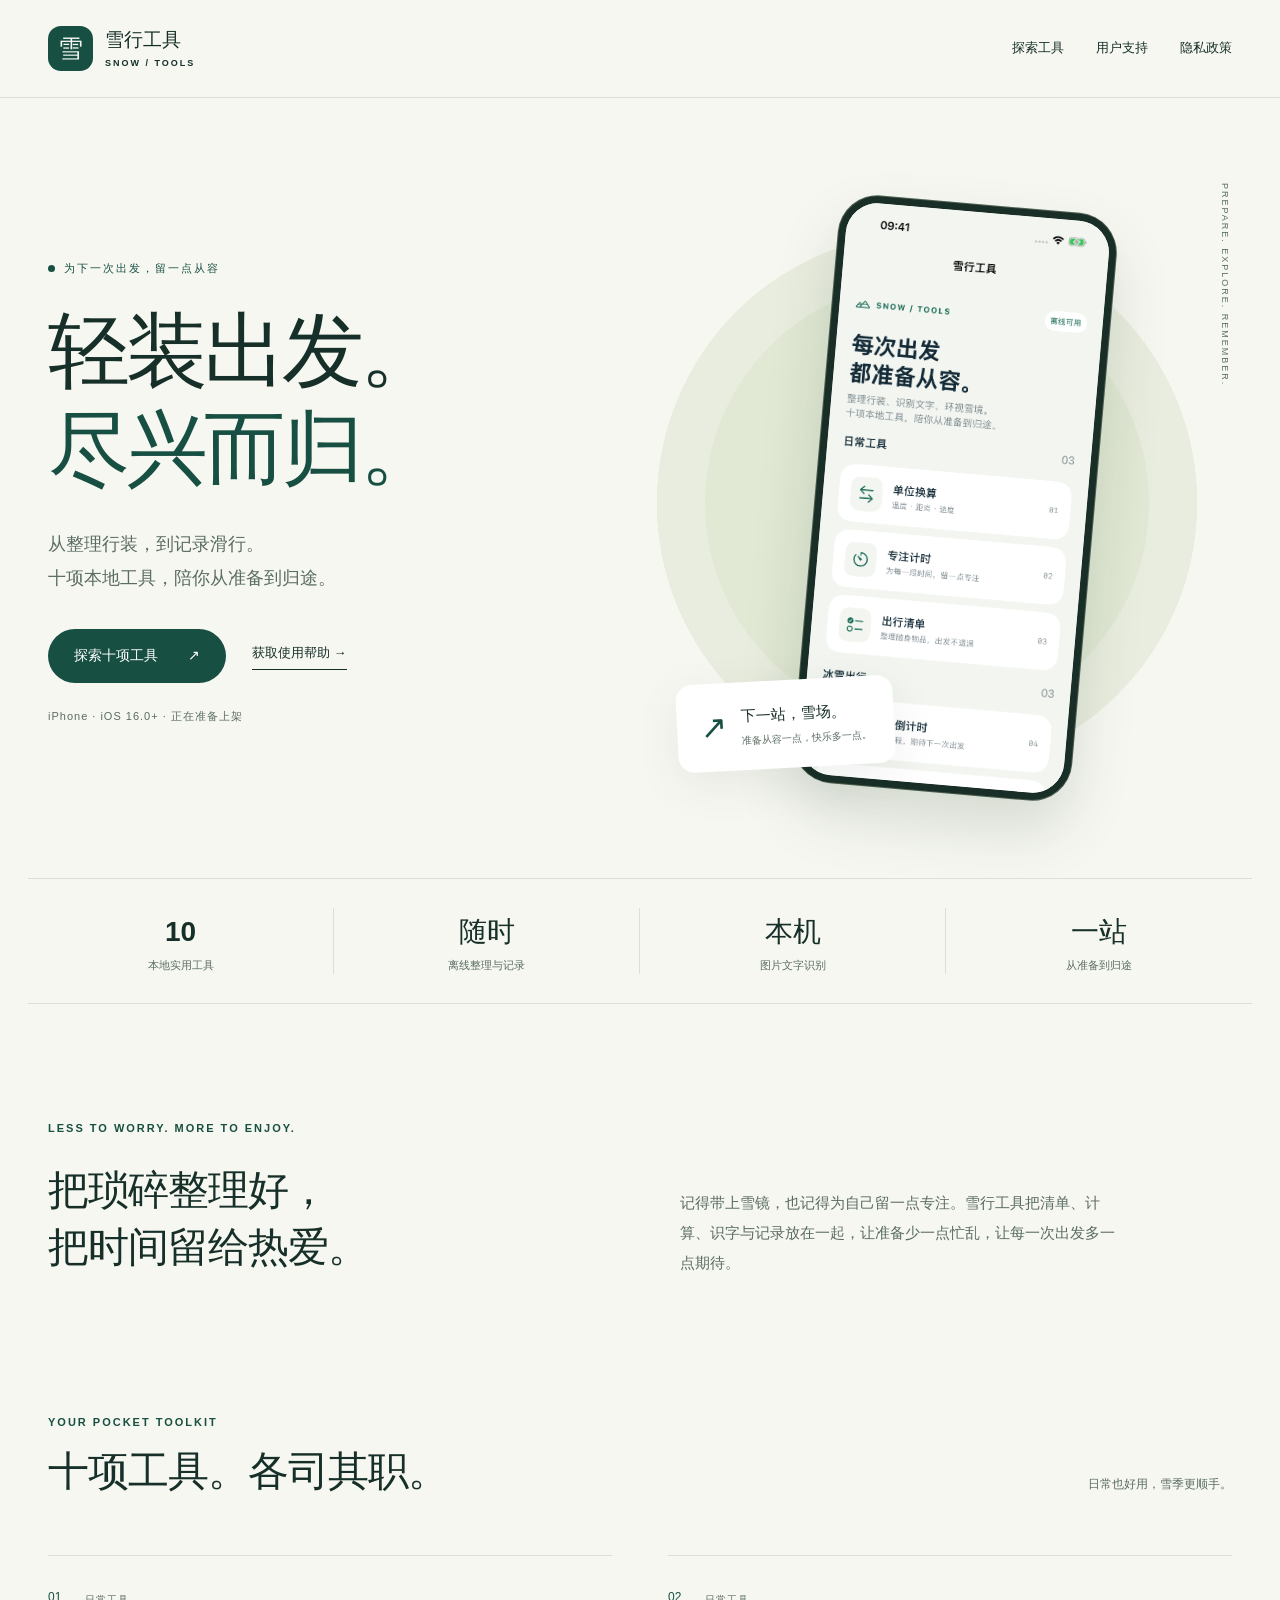
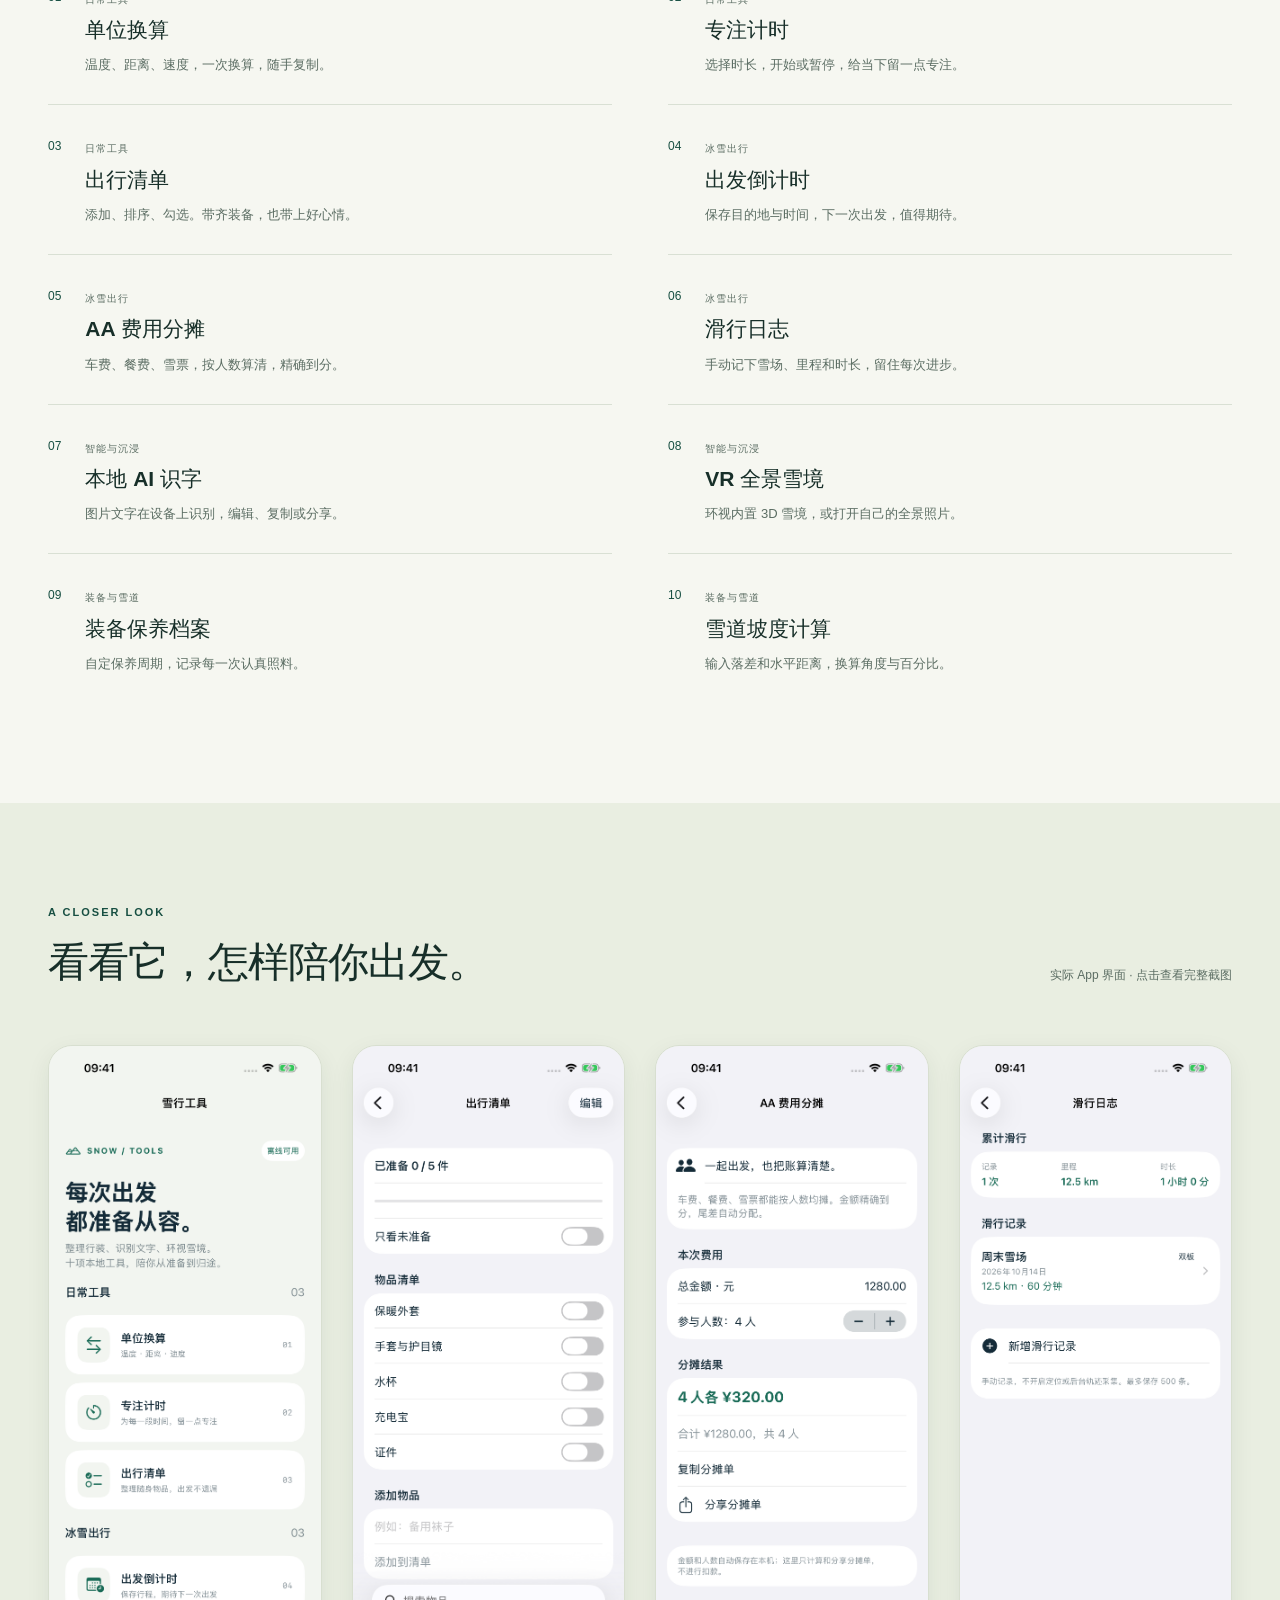
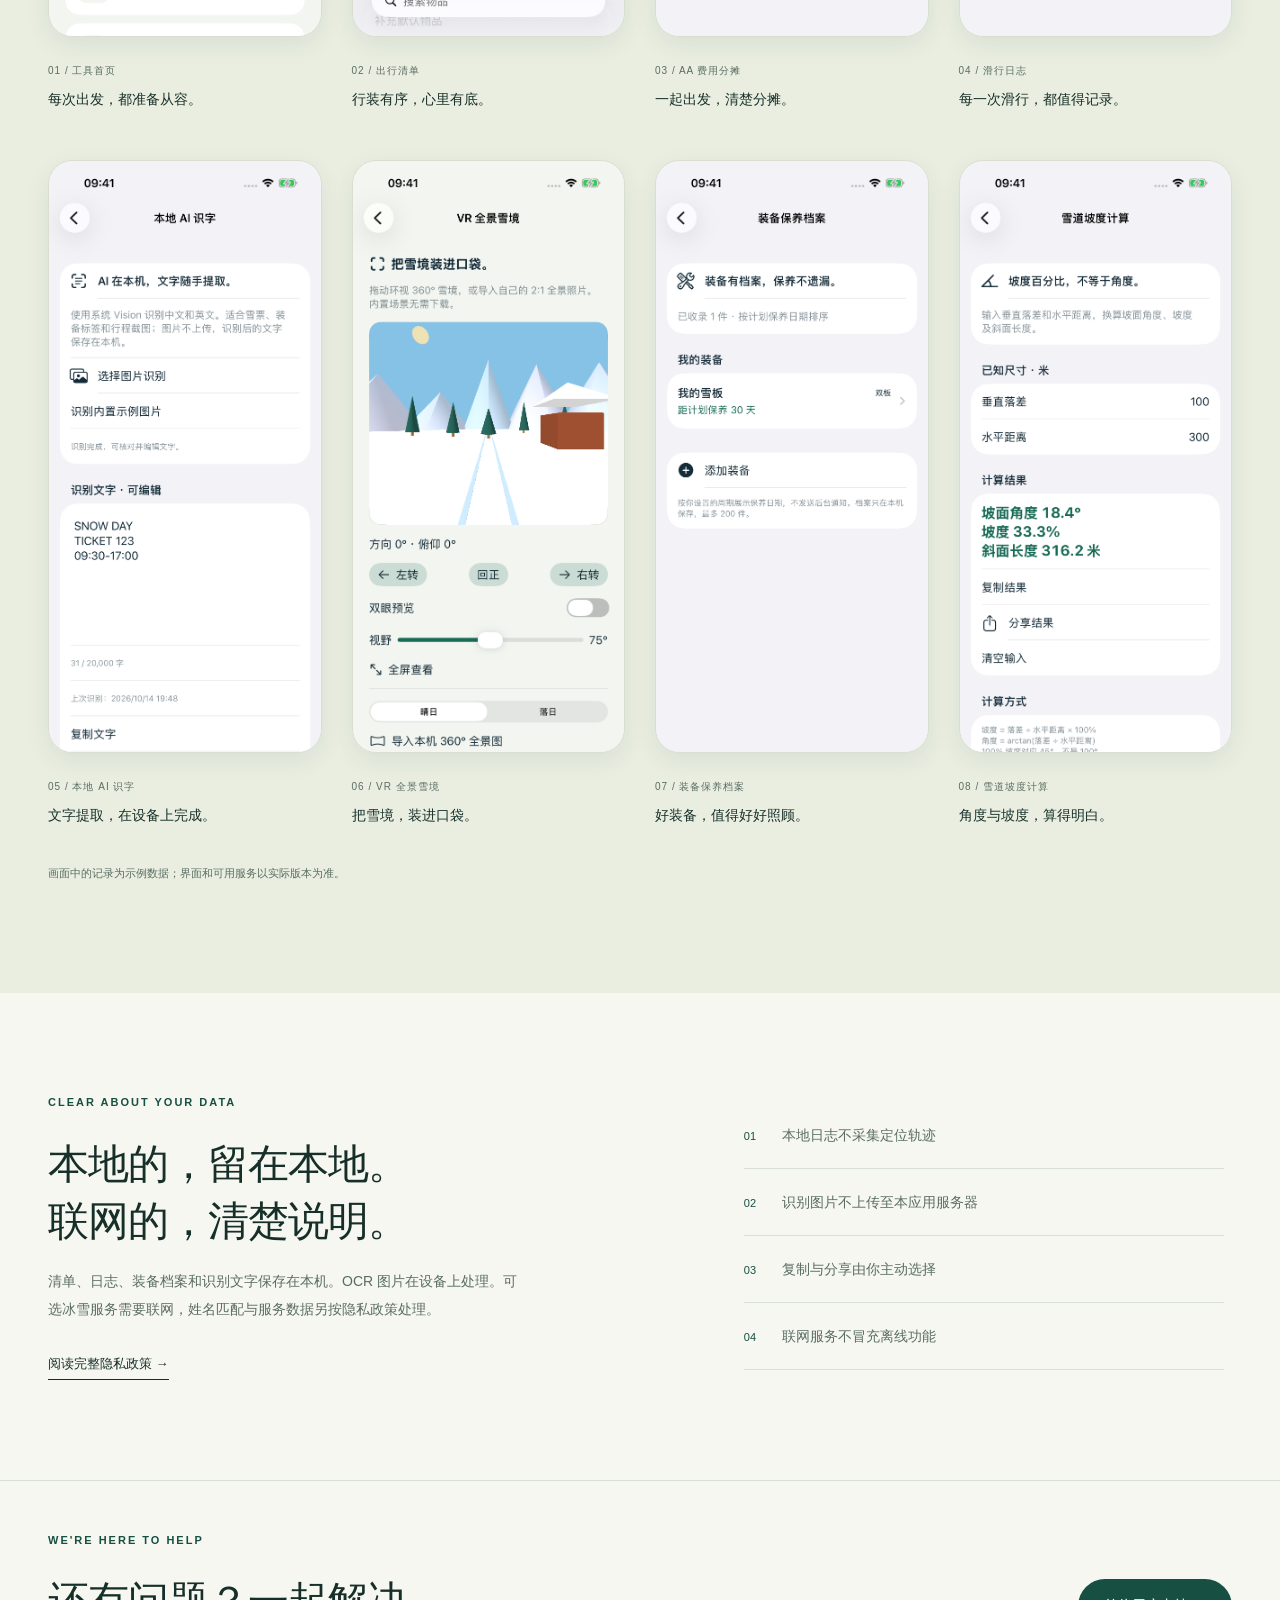
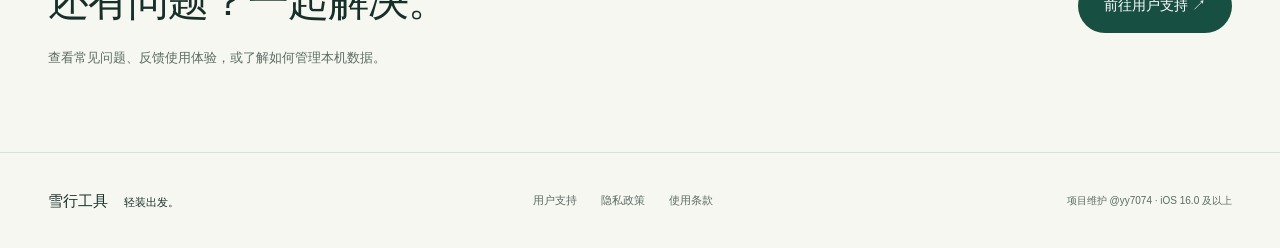
<file: index.html>
<!doctype html>
<html lang="zh-Hans"><head><meta charset="utf-8"><meta name="viewport" content="width=device-width, initial-scale=1"><meta name="color-scheme" content="light"><meta name="description" content="十项本地工具，覆盖出行清单、AA 分摊、滑行日志、装备保养、本地图片识字与全景雪境。雪行工具官方产品与支持页面。"><meta name="theme-color" content="#174f42"><title>雪行工具｜轻装出发，尽兴而归</title><link rel="canonical" href="https://yy7074.github.io/xuexing-tools-site/"><link rel="icon" type="image/svg+xml" href="./assets/favicon.svg"><link rel="stylesheet" href="./assets/style.css"><meta property="og:title" content="雪行工具｜轻装出发，尽兴而归"><meta property="og:description" content="十项本地工具，覆盖出行清单、AA 分摊、滑行日志、装备保养、本地图片识字与全景雪境。雪行工具官方产品与支持页面。"><meta property="og:type" content="website"><meta property="og:locale" content="zh_CN"></head><body><a class="skip" href="#main">跳到主要内容</a><header class="header"><a class="brand" href="./"><span class="brand-mark" aria-hidden="true">雪</span><span>雪行工具<small>SNOW / TOOLS</small></span></a><nav aria-label="主导航"><a href="./#tools">探索工具</a><a href="./support/">用户支持</a><a href="./privacy/">隐私政策</a></nav></header><main id="main"><section class="hero"><div class="hero-copy"><p class="eyebrow"><span></span> 为下一次出发，留一点从容</p><h1>轻装出发。<br><em>尽兴而归。</em></h1><p class="hero-text">从整理行装，到记录滑行。<br>十项本地工具，陪你从准备到归途。</p><div class="hero-actions"><a class="button" href="#tools">探索十项工具 <span aria-hidden="true">↗</span></a><a class="text-link" href="support/">获取使用帮助 →</a></div><p class="availability">iPhone · iOS 16.0+ · 正在准备上架</p></div><div class="hero-visual"><div class="orb"></div><span class="visual-label">PREPARE. EXPLORE. REMEMBER.</span><div class="phone"><img src="assets/screenshots/01-home.png" alt="雪行工具首页，展示单位换算、专注计时和出行清单" width="1206" height="2622" fetchpriority="high"></div><div class="float-note"><span aria-hidden="true">↗</span><div>下一站，雪场。<small>准备从容一点，快乐多一点。</small></div></div></div></section>
<section class="promise-strip" aria-label="产品特点"><p><strong>10</strong><span>本地实用工具</span></p><p><strong>随时</strong><span>离线整理与记录</span></p><p><strong>本机</strong><span>图片文字识别</span></p><p><strong>一站</strong><span>从准备到归途</span></p></section>
<section class="intro section"><p class="eyebrow">LESS TO WORRY. MORE TO ENJOY.</p><h2>把琐碎整理好，<br>把时间留给热爱。</h2><p>记得带上雪镜，也记得为自己留一点专注。雪行工具把清单、计算、识字与记录放在一起，让准备少一点忙乱，让每一次出发多一点期待。</p></section>
<section id="tools" class="section tools-section"><div class="section-heading"><div><p class="eyebrow">YOUR POCKET TOOLKIT</p><h2>十项工具。各司其职。</h2></div><p>日常也好用，雪季更顺手。</p></div><div class="tools-grid"><article class="tool"><span class="tool-number">01</span><div><small>日常工具</small><h3>单位换算</h3><p>温度、距离、速度，一次换算，随手复制。</p></div></article><article class="tool"><span class="tool-number">02</span><div><small>日常工具</small><h3>专注计时</h3><p>选择时长，开始或暂停，给当下留一点专注。</p></div></article><article class="tool"><span class="tool-number">03</span><div><small>日常工具</small><h3>出行清单</h3><p>添加、排序、勾选。带齐装备，也带上好心情。</p></div></article><article class="tool"><span class="tool-number">04</span><div><small>冰雪出行</small><h3>出发倒计时</h3><p>保存目的地与时间，下一次出发，值得期待。</p></div></article><article class="tool"><span class="tool-number">05</span><div><small>冰雪出行</small><h3>AA 费用分摊</h3><p>车费、餐费、雪票，按人数算清，精确到分。</p></div></article><article class="tool"><span class="tool-number">06</span><div><small>冰雪出行</small><h3>滑行日志</h3><p>手动记下雪场、里程和时长，留住每次进步。</p></div></article><article class="tool"><span class="tool-number">07</span><div><small>智能与沉浸</small><h3>本地 AI 识字</h3><p>图片文字在设备上识别，编辑、复制或分享。</p></div></article><article class="tool"><span class="tool-number">08</span><div><small>智能与沉浸</small><h3>VR 全景雪境</h3><p>环视内置 3D 雪境，或打开自己的全景照片。</p></div></article><article class="tool"><span class="tool-number">09</span><div><small>装备与雪道</small><h3>装备保养档案</h3><p>自定保养周期，记录每一次认真照料。</p></div></article><article class="tool"><span class="tool-number">10</span><div><small>装备与雪道</small><h3>雪道坡度计算</h3><p>输入落差和水平距离，换算角度与百分比。</p></div></article></div></section>
<section id="screenshots" class="section gallery-section"><div class="section-heading"><div><p class="eyebrow">A CLOSER LOOK</p><h2>看看它，怎样陪你出发。</h2></div><p>实际 App 界面 · 点击查看完整截图</p></div><div class="gallery"><figure><a href="assets/screenshots/01-home.png" aria-label="查看工具首页完整截图"><img src="assets/screenshots/01-home.png" alt="雪行工具实际界面：工具首页" width="1206" height="2622" loading="lazy"></a><figcaption><small>01 / 工具首页</small><h3>每次出发，都准备从容。</h3></figcaption></figure><figure><a href="assets/screenshots/02-packing.png" aria-label="查看出行清单完整截图"><img src="assets/screenshots/02-packing.png" alt="雪行工具实际界面：出行清单" width="1206" height="2622" loading="lazy"></a><figcaption><small>02 / 出行清单</small><h3>行装有序，心里有底。</h3></figcaption></figure><figure><a href="assets/screenshots/03-split.png" aria-label="查看AA 费用分摊完整截图"><img src="assets/screenshots/03-split.png" alt="雪行工具实际界面：AA 费用分摊" width="1206" height="2622" loading="lazy"></a><figcaption><small>03 / AA 费用分摊</small><h3>一起出发，清楚分摊。</h3></figcaption></figure><figure><a href="assets/screenshots/04-ski-log.png" aria-label="查看滑行日志完整截图"><img src="assets/screenshots/04-ski-log.png" alt="雪行工具实际界面：滑行日志" width="1206" height="2622" loading="lazy"></a><figcaption><small>04 / 滑行日志</small><h3>每一次滑行，都值得记录。</h3></figcaption></figure><figure><a href="assets/screenshots/05-local-ocr.png" aria-label="查看本地 AI 识字完整截图"><img src="assets/screenshots/05-local-ocr.png" alt="雪行工具实际界面：本地 AI 识字" width="1206" height="2622" loading="lazy"></a><figcaption><small>05 / 本地 AI 识字</small><h3>文字提取，在设备上完成。</h3></figcaption></figure><figure><a href="assets/screenshots/06-panorama.png" aria-label="查看VR 全景雪境完整截图"><img src="assets/screenshots/06-panorama.png" alt="雪行工具实际界面：VR 全景雪境" width="1206" height="2622" loading="lazy"></a><figcaption><small>06 / VR 全景雪境</small><h3>把雪境，装进口袋。</h3></figcaption></figure><figure><a href="assets/screenshots/07-gear.png" aria-label="查看装备保养档案完整截图"><img src="assets/screenshots/07-gear.png" alt="雪行工具实际界面：装备保养档案" width="1206" height="2622" loading="lazy"></a><figcaption><small>07 / 装备保养档案</small><h3>好装备，值得好好照顾。</h3></figcaption></figure><figure><a href="assets/screenshots/08-slope.png" aria-label="查看雪道坡度计算完整截图"><img src="assets/screenshots/08-slope.png" alt="雪行工具实际界面：雪道坡度计算" width="1206" height="2622" loading="lazy"></a><figcaption><small>08 / 雪道坡度计算</small><h3>角度与坡度，算得明白。</h3></figcaption></figure></div><p class="gallery-note">画面中的记录为示例数据；界面和可用服务以实际版本为准。</p></section>
<section class="privacy-feature section"><div><p class="eyebrow">CLEAR ABOUT YOUR DATA</p><h2>本地的，留在本地。<br>联网的，清楚说明。</h2><p>清单、日志、装备档案和识别文字保存在本机。OCR 图片在设备上处理。可选冰雪服务需要联网，姓名匹配与服务数据另按隐私政策处理。</p><a class="text-link" href="privacy/">阅读完整隐私政策 →</a></div><div class="privacy-facts"><p><span>01</span>本地日志不采集定位轨迹</p><p><span>02</span>识别图片不上传至本应用服务器</p><p><span>03</span>复制与分享由你主动选择</p><p><span>04</span>联网服务不冒充离线功能</p></div></section>
<section class="support-cta section"><div><p class="eyebrow">WE'RE HERE TO HELP</p><h2>还有问题？一起解决。</h2><p>查看常见问题、反馈使用体验，或了解如何管理本机数据。</p></div><a class="button" href="support/">前往用户支持 ↗</a></section></main><footer><a class="footer-brand" href="./">雪行工具 <span>轻装出发。</span></a><div><a href="./support/">用户支持</a><a href="./privacy/">隐私政策</a><a href="./terms/">使用条款</a></div><small>项目维护 <a href="https://github.com/yy7074">@yy7074</a> · iOS 16.0 及以上</small></footer></body></html>
</file>
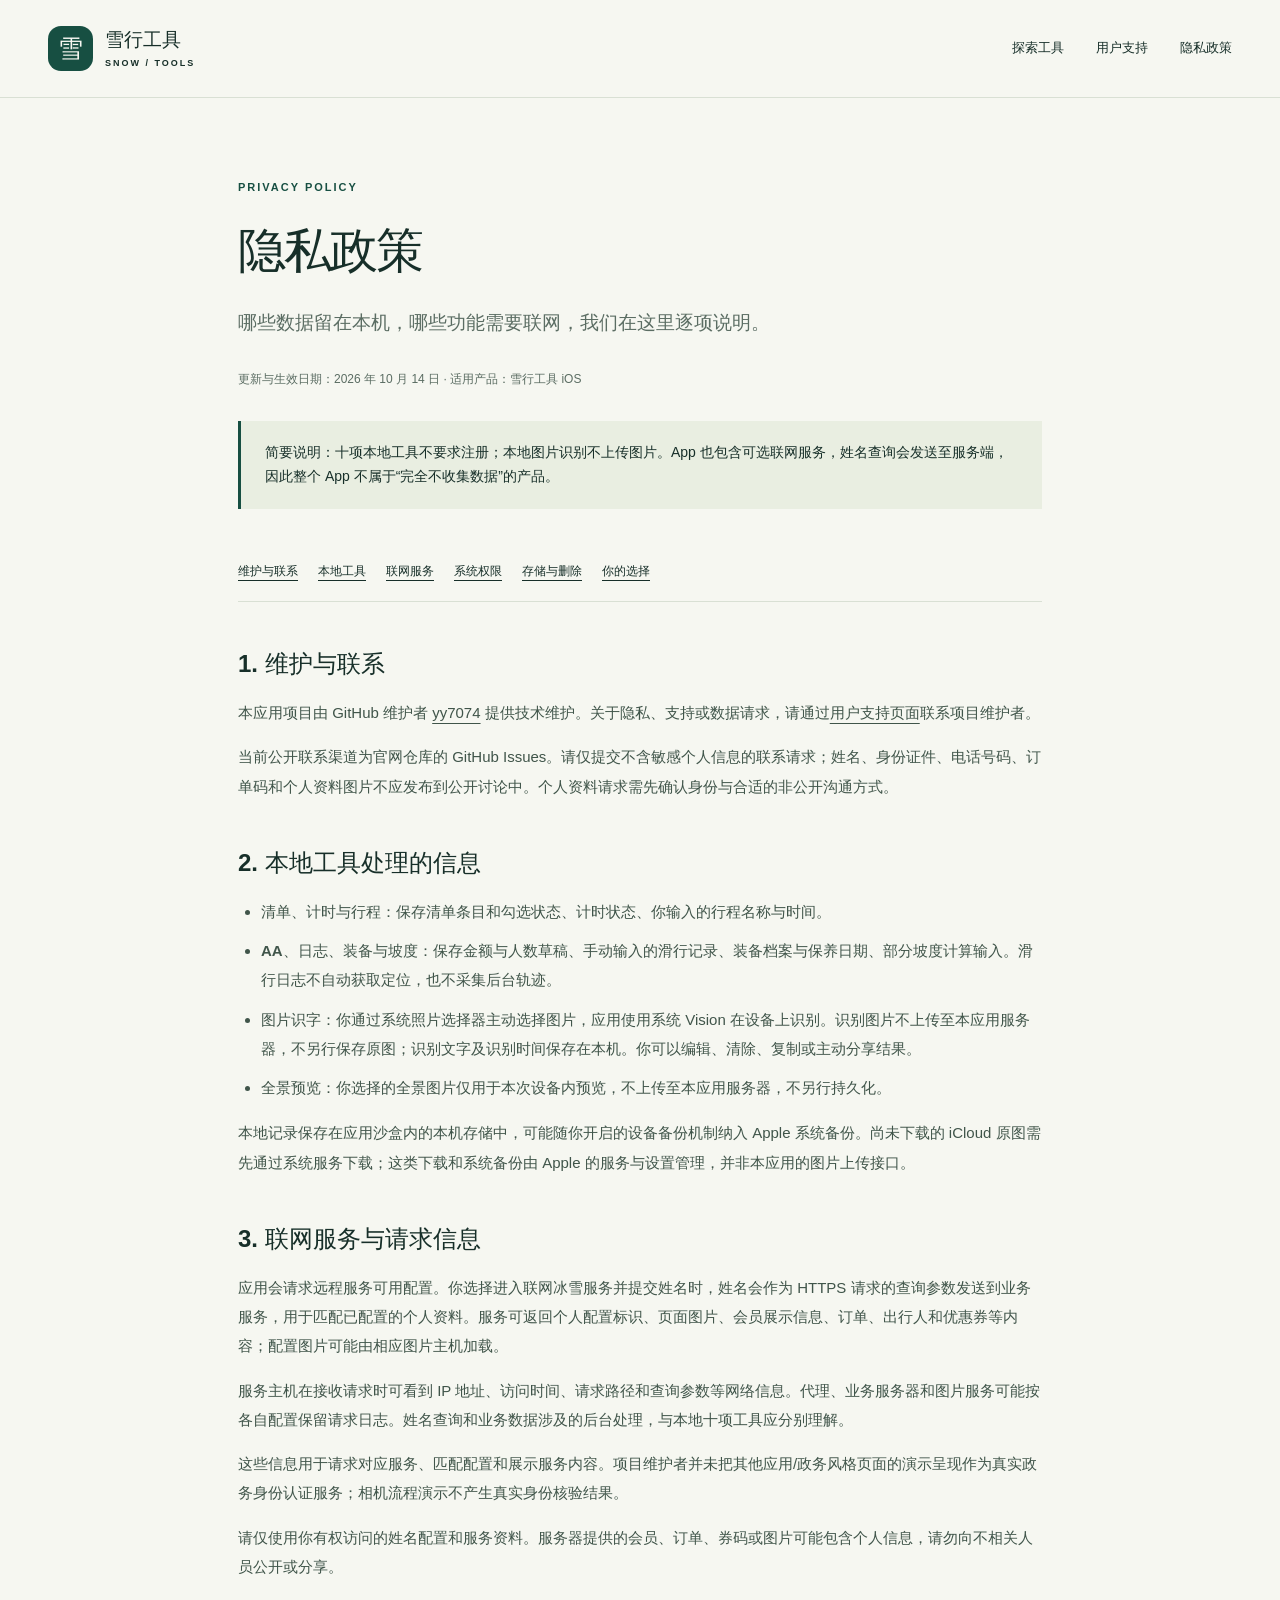
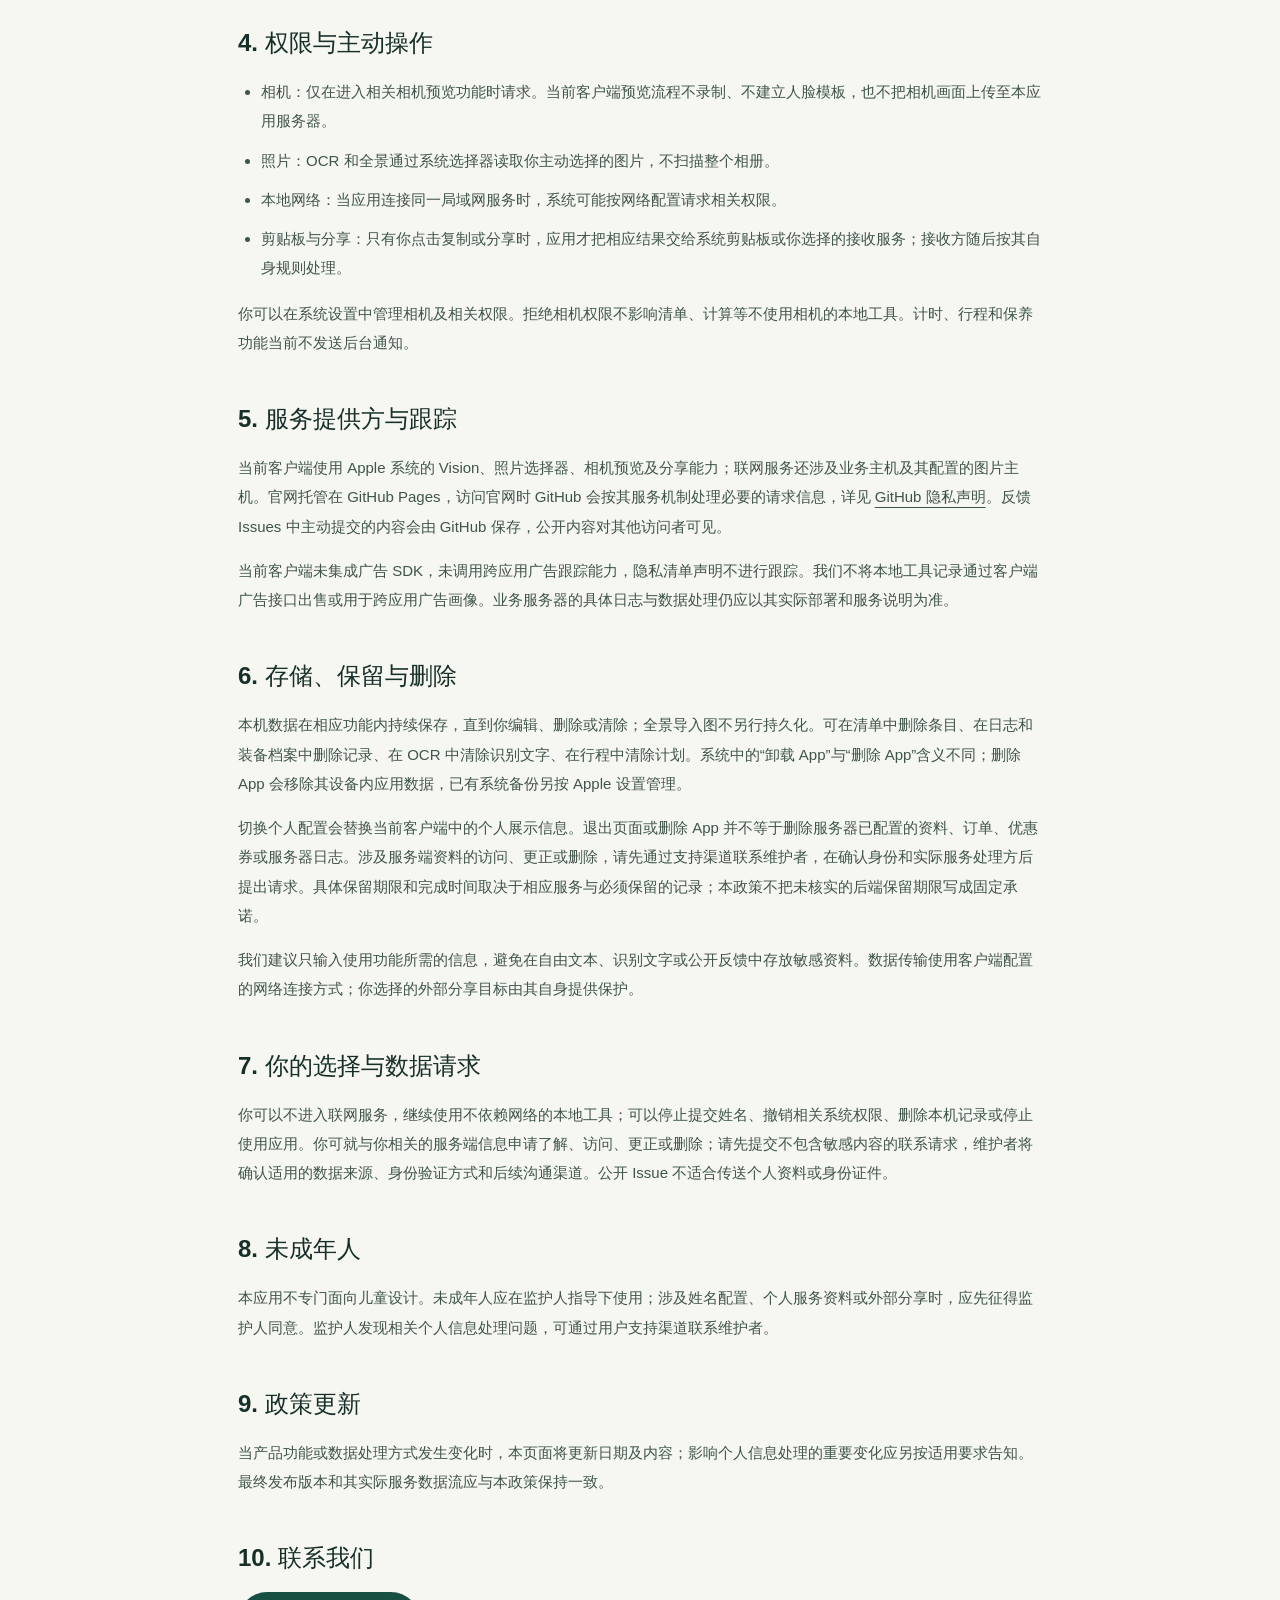
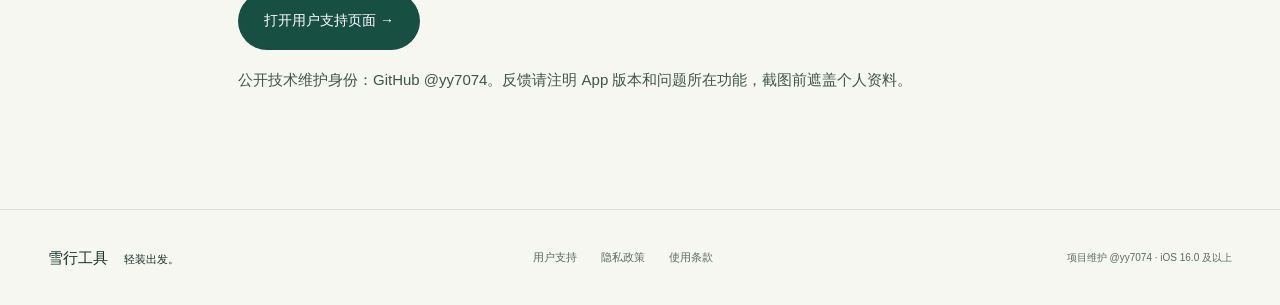
<file: privacy/index.html>
<!doctype html>
<html lang="zh-Hans"><head><meta charset="utf-8"><meta name="viewport" content="width=device-width, initial-scale=1"><meta name="color-scheme" content="light"><meta name="description" content="了解雪行工具的本地存储、图片识别、联网服务、系统权限与数据删除方式。"><meta name="theme-color" content="#174f42"><title>隐私政策｜雪行工具</title><link rel="canonical" href="https://yy7074.github.io/xuexing-tools-site/privacy/"><link rel="icon" type="image/svg+xml" href="../assets/favicon.svg"><link rel="stylesheet" href="../assets/style.css"><meta property="og:title" content="隐私政策｜雪行工具"><meta property="og:description" content="了解雪行工具的本地存储、图片识别、联网服务、系统权限与数据删除方式。"><meta property="og:type" content="website"><meta property="og:locale" content="zh_CN"></head><body><a class="skip" href="#main">跳到主要内容</a><header class="header"><a class="brand" href="../"><span class="brand-mark" aria-hidden="true">雪</span><span>雪行工具<small>SNOW / TOOLS</small></span></a><nav aria-label="主导航"><a href="../#tools">探索工具</a><a href="../support/">用户支持</a><a href="../privacy/">隐私政策</a></nav></header><main id="main" class="document"><p class="eyebrow">PRIVACY POLICY</p><h1>隐私政策</h1><p class="document-lead">哪些数据留在本机，哪些功能需要联网，我们在这里逐项说明。</p><p class="updated">更新与生效日期：2026 年 10 月 14 日 · 适用产品：雪行工具 iOS</p><aside class="callout">简要说明：十项本地工具不要求注册；本地图片识别不上传图片。App 也包含可选联网服务，姓名查询会发送至服务端，因此整个 App 不属于“完全不收集数据”的产品。</aside>
<nav class="toc" aria-label="政策目录"><a href="#operator">维护与联系</a><a href="#local">本地工具</a><a href="#network">联网服务</a><a href="#permissions">系统权限</a><a href="#retention">存储与删除</a><a href="#rights">你的选择</a></nav>
<section id="operator"><h2>1. 维护与联系</h2><p>本应用项目由 GitHub 维护者 <a href="https://github.com/yy7074">yy7074</a> 提供技术维护。关于隐私、支持或数据请求，请通过<a href="../support/">用户支持页面</a>联系项目维护者。</p><p>当前公开联系渠道为官网仓库的 GitHub Issues。请仅提交不含敏感个人信息的联系请求；姓名、身份证件、电话号码、订单码和个人资料图片不应发布到公开讨论中。个人资料请求需先确认身份与合适的非公开沟通方式。</p></section>
<section id="local"><h2>2. 本地工具处理的信息</h2><ul><li><strong>清单、计时与行程：</strong>保存清单条目和勾选状态、计时状态、你输入的行程名称与时间。</li><li><strong>AA、日志、装备与坡度：</strong>保存金额与人数草稿、手动输入的滑行记录、装备档案与保养日期、部分坡度计算输入。滑行日志不自动获取定位，也不采集后台轨迹。</li><li><strong>图片识字：</strong>你通过系统照片选择器主动选择图片，应用使用系统 Vision 在设备上识别。识别图片不上传至本应用服务器，不另行保存原图；识别文字及识别时间保存在本机。你可以编辑、清除、复制或主动分享结果。</li><li><strong>全景预览：</strong>你选择的全景图片仅用于本次设备内预览，不上传至本应用服务器，不另行持久化。</li></ul><p>本地记录保存在应用沙盒内的本机存储中，可能随你开启的设备备份机制纳入 Apple 系统备份。尚未下载的 iCloud 原图需先通过系统服务下载；这类下载和系统备份由 Apple 的服务与设置管理，并非本应用的图片上传接口。</p></section>
<section id="network"><h2>3. 联网服务与请求信息</h2><p>应用会请求远程服务可用配置。你选择进入联网冰雪服务并提交姓名时，姓名会作为 HTTPS 请求的查询参数发送到业务服务，用于匹配已配置的个人资料。服务可返回个人配置标识、页面图片、会员展示信息、订单、出行人和优惠券等内容；配置图片可能由相应图片主机加载。</p><p>服务主机在接收请求时可看到 IP 地址、访问时间、请求路径和查询参数等网络信息。代理、业务服务器和图片服务可能按各自配置保留请求日志。姓名查询和业务数据涉及的后台处理，与本地十项工具应分别理解。</p><p>这些信息用于请求对应服务、匹配配置和展示服务内容。项目维护者并未把其他应用/政务风格页面的演示呈现作为真实政务身份认证服务；相机流程演示不产生真实身份核验结果。</p><p>请仅使用你有权访问的姓名配置和服务资料。服务器提供的会员、订单、券码或图片可能包含个人信息，请勿向不相关人员公开或分享。</p></section>
<section id="permissions"><h2>4. 权限与主动操作</h2><ul><li><strong>相机：</strong>仅在进入相关相机预览功能时请求。当前客户端预览流程不录制、不建立人脸模板，也不把相机画面上传至本应用服务器。</li><li><strong>照片：</strong>OCR 和全景通过系统选择器读取你主动选择的图片，不扫描整个相册。</li><li><strong>本地网络：</strong>当应用连接同一局域网服务时，系统可能按网络配置请求相关权限。</li><li><strong>剪贴板与分享：</strong>只有你点击复制或分享时，应用才把相应结果交给系统剪贴板或你选择的接收服务；接收方随后按其自身规则处理。</li></ul><p>你可以在系统设置中管理相机及相关权限。拒绝相机权限不影响清单、计算等不使用相机的本地工具。计时、行程和保养功能当前不发送后台通知。</p></section>
<section><h2>5. 服务提供方与跟踪</h2><p>当前客户端使用 Apple 系统的 Vision、照片选择器、相机预览及分享能力；联网服务还涉及业务主机及其配置的图片主机。官网托管在 GitHub Pages，访问官网时 GitHub 会按其服务机制处理必要的请求信息，详见 <a href="https://docs.github.com/en/site-policy/privacy-policies/github-general-privacy-statement">GitHub 隐私声明</a>。反馈 Issues 中主动提交的内容会由 GitHub 保存，公开内容对其他访问者可见。</p><p>当前客户端未集成广告 SDK，未调用跨应用广告跟踪能力，隐私清单声明不进行跟踪。我们不将本地工具记录通过客户端广告接口出售或用于跨应用广告画像。业务服务器的具体日志与数据处理仍应以其实际部署和服务说明为准。</p></section>
<section id="retention"><h2>6. 存储、保留与删除</h2><p>本机数据在相应功能内持续保存，直到你编辑、删除或清除；全景导入图不另行持久化。可在清单中删除条目、在日志和装备档案中删除记录、在 OCR 中清除识别文字、在行程中清除计划。系统中的“卸载 App”与“删除 App”含义不同；删除 App 会移除其设备内应用数据，已有系统备份另按 Apple 设置管理。</p><p>切换个人配置会替换当前客户端中的个人展示信息。退出页面或删除 App 并不等于删除服务器已配置的资料、订单、优惠券或服务器日志。涉及服务端资料的访问、更正或删除，请先通过支持渠道联系维护者，在确认身份和实际服务处理方后提出请求。具体保留期限和完成时间取决于相应服务与必须保留的记录；本政策不把未核实的后端保留期限写成固定承诺。</p><p>我们建议只输入使用功能所需的信息，避免在自由文本、识别文字或公开反馈中存放敏感资料。数据传输使用客户端配置的网络连接方式；你选择的外部分享目标由其自身提供保护。</p></section>
<section id="rights"><h2>7. 你的选择与数据请求</h2><p>你可以不进入联网服务，继续使用不依赖网络的本地工具；可以停止提交姓名、撤销相关系统权限、删除本机记录或停止使用应用。你可就与你相关的服务端信息申请了解、访问、更正或删除；请先提交不包含敏感内容的联系请求，维护者将确认适用的数据来源、身份验证方式和后续沟通渠道。公开 Issue 不适合传送个人资料或身份证件。</p></section>
<section><h2>8. 未成年人</h2><p>本应用不专门面向儿童设计。未成年人应在监护人指导下使用；涉及姓名配置、个人服务资料或外部分享时，应先征得监护人同意。监护人发现相关个人信息处理问题，可通过用户支持渠道联系维护者。</p></section>
<section><h2>9. 政策更新</h2><p>当产品功能或数据处理方式发生变化时，本页面将更新日期及内容；影响个人信息处理的重要变化应另按适用要求告知。最终发布版本和其实际服务数据流应与本政策保持一致。</p></section>
<section><h2>10. 联系我们</h2><p><a class="button" href="../support/">打开用户支持页面 →</a></p><p>公开技术维护身份：GitHub @yy7074。反馈请注明 App 版本和问题所在功能，截图前遮盖个人资料。</p></section></main><footer><a class="footer-brand" href="../">雪行工具 <span>轻装出发。</span></a><div><a href="../support/">用户支持</a><a href="../privacy/">隐私政策</a><a href="../terms/">使用条款</a></div><small>项目维护 <a href="https://github.com/yy7074">@yy7074</a> · iOS 16.0 及以上</small></footer></body></html>
</file>
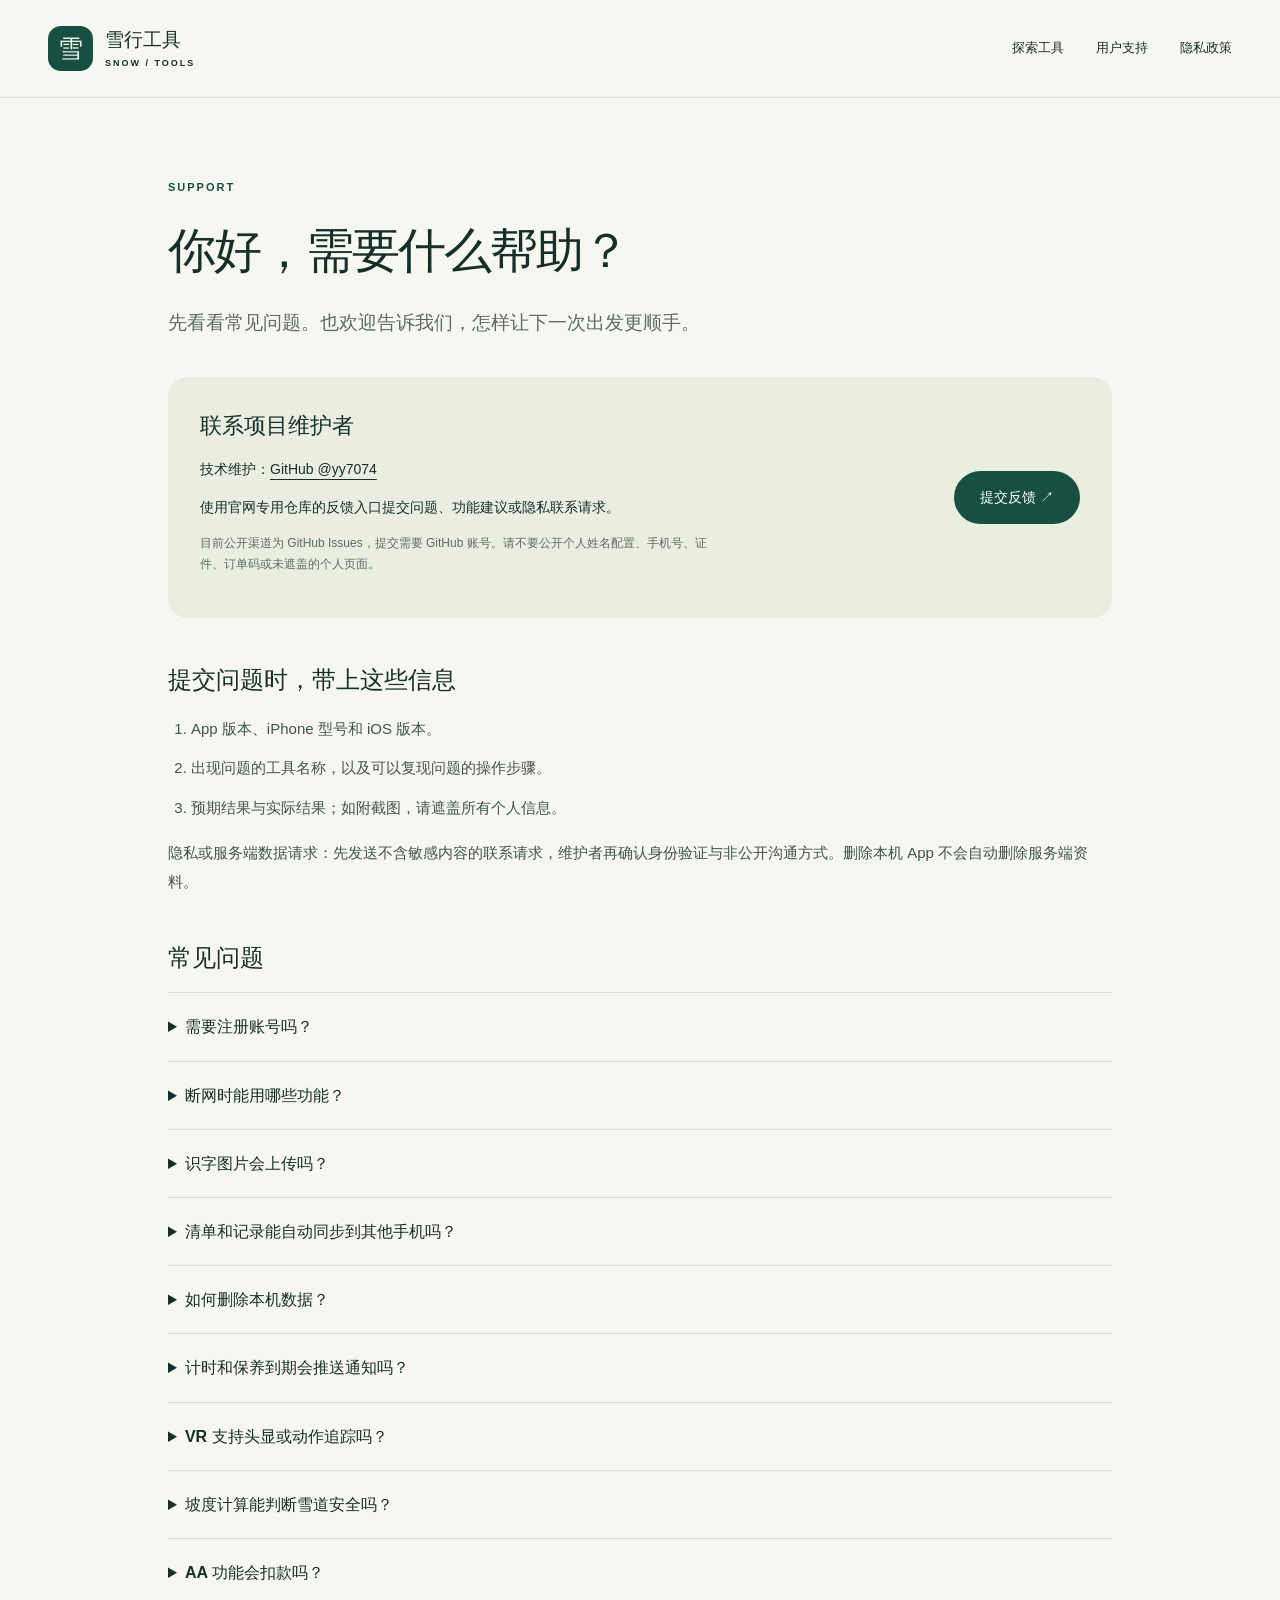
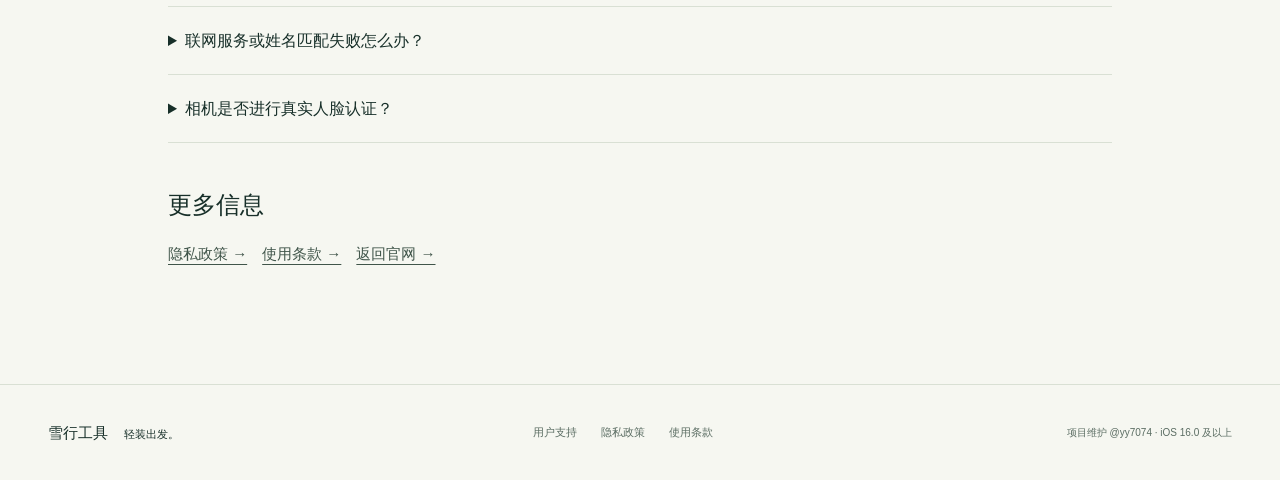
<file: support/index.html>
<!doctype html>
<html lang="zh-Hans"><head><meta charset="utf-8"><meta name="viewport" content="width=device-width, initial-scale=1"><meta name="color-scheme" content="light"><meta name="description" content="雪行工具常见问题、反馈渠道与本机数据管理说明。"><meta name="theme-color" content="#174f42"><title>用户支持｜雪行工具</title><link rel="canonical" href="https://yy7074.github.io/xuexing-tools-site/support/"><link rel="icon" type="image/svg+xml" href="../assets/favicon.svg"><link rel="stylesheet" href="../assets/style.css"><meta property="og:title" content="用户支持｜雪行工具"><meta property="og:description" content="雪行工具常见问题、反馈渠道与本机数据管理说明。"><meta property="og:type" content="website"><meta property="og:locale" content="zh_CN"></head><body><a class="skip" href="#main">跳到主要内容</a><header class="header"><a class="brand" href="../"><span class="brand-mark" aria-hidden="true">雪</span><span>雪行工具<small>SNOW / TOOLS</small></span></a><nav aria-label="主导航"><a href="../#tools">探索工具</a><a href="../support/">用户支持</a><a href="../privacy/">隐私政策</a></nav></header><main id="main" class="document support-document"><p class="eyebrow">SUPPORT</p><h1>你好，需要什么帮助？</h1><p class="document-lead">先看看常见问题。也欢迎告诉我们，怎样让下一次出发更顺手。</p><div class="support-panel"><div><h2>联系项目维护者</h2><p>技术维护：<a href="https://github.com/yy7074">GitHub @yy7074</a></p><p>使用官网专用仓库的反馈入口提交问题、功能建议或隐私联系请求。</p><p class="muted">目前公开渠道为 GitHub Issues，提交需要 GitHub 账号。请不要公开个人姓名配置、手机号、证件、订单码或未遮盖的个人页面。</p></div><a class="button" href="https://github.com/yy7074/xuexing-tools-site/issues/new/choose">提交反馈 ↗</a></div><section><h2>提交问题时，带上这些信息</h2><ol><li>App 版本、iPhone 型号和 iOS 版本。</li><li>出现问题的工具名称，以及可以复现问题的操作步骤。</li><li>预期结果与实际结果；如附截图，请遮盖所有个人信息。</li></ol><p>隐私或服务端数据请求：先发送不含敏感内容的联系请求，维护者再确认身份验证与非公开沟通方式。删除本机 App 不会自动删除服务端资料。</p></section><section id="faq"><h2>常见问题</h2><div class="faq"><details><summary>需要注册账号吗？</summary><p>十项本地工具无需注册即可使用。联网冰雪服务按实际配置展示，进入后可能需要提交姓名匹配已有个人配置。</p></details><details><summary>断网时能用哪些功能？</summary><p>清单、计时、换算、行程倒计时、AA 分摊、手动滑行日志、装备档案、坡度计算、本地 OCR 和内置全景都可在本机使用。首次访问尚未下载的 iCloud 图片需要网络；联网冰雪服务也需要网络。</p></details><details><summary>识字图片会上传吗？</summary><p>OCR 使用系统 Vision 在设备上处理，你选择的图片不上传到本应用服务器。识别文字在本机保存，可以编辑或清除。请核对识别结果再使用。</p></details><details><summary>清单和记录能自动同步到其他手机吗？</summary><p>当前没有应用自建账号云同步。记录保存在本机；是否包含在设备备份中取决于 Apple 的系统备份设置。更换设备前请自行核对备份，重要文本可主动复制或分享保存。</p></details><details><summary>如何删除本机数据？</summary><p>在对应功能内删除清单条目、日志或装备记录；在 OCR 中清除文字；在行程中清除计划。需要彻底移除设备内应用数据时，使用系统“删除 App”，不是仅“卸载 App”。设备备份和服务端资料需要分别管理。</p></details><details><summary>计时和保养到期会推送通知吗？</summary><p>当前不发送后台通知。专注计时重新打开后同步剩余时间；出发倒计时和装备档案在页面显示时间及到期状态。</p></details><details><summary>VR 支持头显或动作追踪吗？</summary><p>当前提供手机触控环视、双眼预览和全屏显示，不包含头显适配或动作追踪。导入照片应接近 2:1 等距柱状全景图。</p></details><details><summary>坡度计算能判断雪道安全吗？</summary><p>它按你输入的垂直落差和水平距离计算几何结果，不实时测量地形，也不判断雪道安全或个人滑行能力。请以现场专业指引为准。</p></details><details><summary>AA 功能会扣款吗？</summary><p>不会。它仅计算金额、人数与尾差，支持复制或分享分摊单，不提供支付或转账。</p></details><details><summary>联网服务或姓名匹配失败怎么办？</summary><p>先检查网络与服务状态，再确认使用的是有权访问的已配置姓名。服务关闭、断网或配置不可用时，相关入口可能不展示，不影响本地工具。反馈时不要把姓名、订单码或个人页面直接发到公开 Issue。</p></details><details><summary>相机是否进行真实人脸认证？</summary><p>当前相关流程仅提供相机预览和界面演示，不录制、不创建脸部模板、不提供真实身份核验结果。</p></details></div></section><section><h2>更多信息</h2><p><a href="../privacy/">隐私政策 →</a>　<a href="../terms/">使用条款 →</a>　<a href="../">返回官网 →</a></p></section></main><footer><a class="footer-brand" href="../">雪行工具 <span>轻装出发。</span></a><div><a href="../support/">用户支持</a><a href="../privacy/">隐私政策</a><a href="../terms/">使用条款</a></div><small>项目维护 <a href="https://github.com/yy7074">@yy7074</a> · iOS 16.0 及以上</small></footer></body></html>
</file>
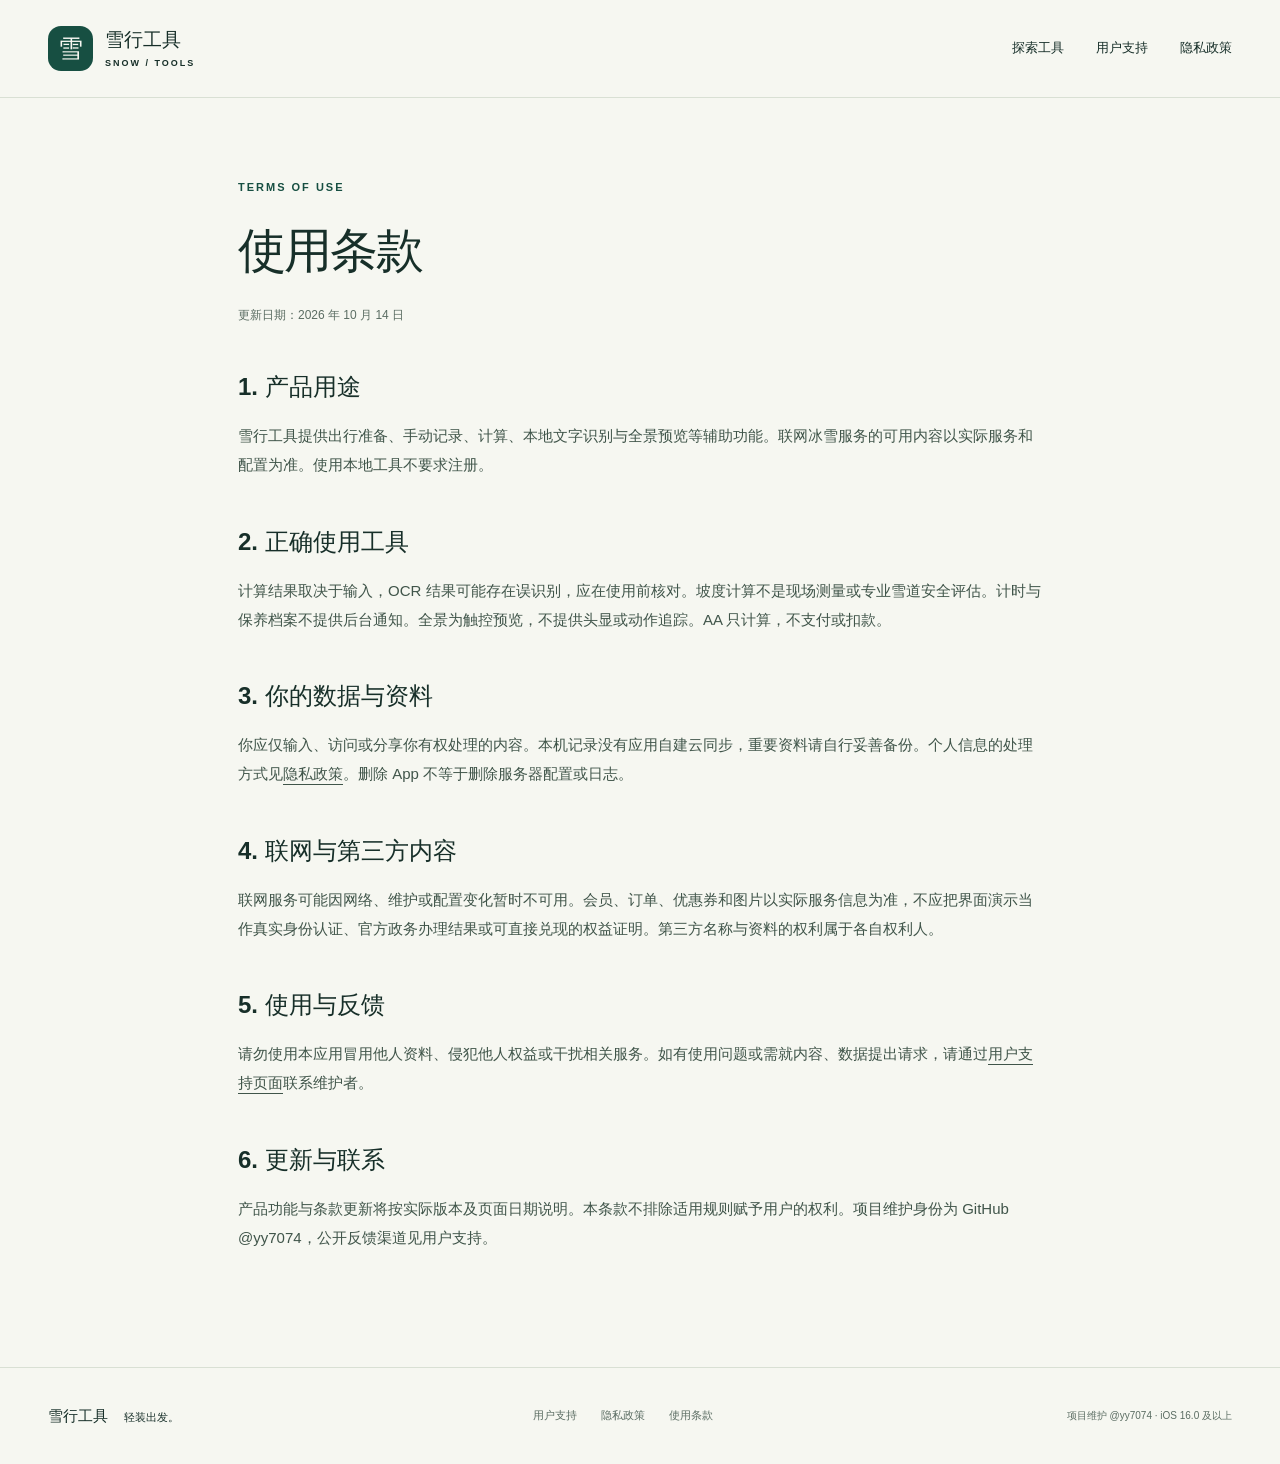
<file: terms/index.html>
<!doctype html>
<html lang="zh-Hans"><head><meta charset="utf-8"><meta name="viewport" content="width=device-width, initial-scale=1"><meta name="color-scheme" content="light"><meta name="description" content="雪行工具的产品用途、计算与识别说明、联网内容及反馈方式。"><meta name="theme-color" content="#174f42"><title>使用条款｜雪行工具</title><link rel="canonical" href="https://yy7074.github.io/xuexing-tools-site/terms/"><link rel="icon" type="image/svg+xml" href="../assets/favicon.svg"><link rel="stylesheet" href="../assets/style.css"><meta property="og:title" content="使用条款｜雪行工具"><meta property="og:description" content="雪行工具的产品用途、计算与识别说明、联网内容及反馈方式。"><meta property="og:type" content="website"><meta property="og:locale" content="zh_CN"></head><body><a class="skip" href="#main">跳到主要内容</a><header class="header"><a class="brand" href="../"><span class="brand-mark" aria-hidden="true">雪</span><span>雪行工具<small>SNOW / TOOLS</small></span></a><nav aria-label="主导航"><a href="../#tools">探索工具</a><a href="../support/">用户支持</a><a href="../privacy/">隐私政策</a></nav></header><main id="main" class="document"><p class="eyebrow">TERMS OF USE</p><h1>使用条款</h1><p class="updated">更新日期：2026 年 10 月 14 日</p><section><h2>1. 产品用途</h2><p>雪行工具提供出行准备、手动记录、计算、本地文字识别与全景预览等辅助功能。联网冰雪服务的可用内容以实际服务和配置为准。使用本地工具不要求注册。</p></section><section><h2>2. 正确使用工具</h2><p>计算结果取决于输入，OCR 结果可能存在误识别，应在使用前核对。坡度计算不是现场测量或专业雪道安全评估。计时与保养档案不提供后台通知。全景为触控预览，不提供头显或动作追踪。AA 只计算，不支付或扣款。</p></section><section><h2>3. 你的数据与资料</h2><p>你应仅输入、访问或分享你有权处理的内容。本机记录没有应用自建云同步，重要资料请自行妥善备份。个人信息的处理方式见<a href="../privacy/">隐私政策</a>。删除 App 不等于删除服务器配置或日志。</p></section><section><h2>4. 联网与第三方内容</h2><p>联网服务可能因网络、维护或配置变化暂时不可用。会员、订单、优惠券和图片以实际服务信息为准，不应把界面演示当作真实身份认证、官方政务办理结果或可直接兑现的权益证明。第三方名称与资料的权利属于各自权利人。</p></section><section><h2>5. 使用与反馈</h2><p>请勿使用本应用冒用他人资料、侵犯他人权益或干扰相关服务。如有使用问题或需就内容、数据提出请求，请通过<a href="../support/">用户支持页面</a>联系维护者。</p></section><section><h2>6. 更新与联系</h2><p>产品功能与条款更新将按实际版本及页面日期说明。本条款不排除适用规则赋予用户的权利。项目维护身份为 GitHub @yy7074，公开反馈渠道见用户支持。</p></section></main><footer><a class="footer-brand" href="../">雪行工具 <span>轻装出发。</span></a><div><a href="../support/">用户支持</a><a href="../privacy/">隐私政策</a><a href="../terms/">使用条款</a></div><small>项目维护 <a href="https://github.com/yy7074">@yy7074</a> · iOS 16.0 及以上</small></footer></body></html>
</file>
<file: assets/style.css>
@charset "UTF-8";
:root{--paper:#f6f7f1;--ink:#172f29;--green:#174f42;--muted:#5b6d63;--line:#d9e0d4;--white:#fff;--lime:#deebaf;font-family:-apple-system,BlinkMacSystemFont,"Segoe UI","PingFang SC","Hiragino Sans GB","Microsoft YaHei",sans-serif;color:var(--ink);background:var(--paper);font-synthesis:none;line-height:1.7}*{box-sizing:border-box}html{scroll-behavior:smooth;scroll-padding-top:100px}body{margin:0}a{color:inherit;text-underline-offset:5px}img{max-width:100%;height:auto;display:block}a:focus-visible,summary:focus-visible{outline:3px solid #738c42;outline-offset:5px;border-radius:4px}.skip{position:fixed;left:16px;top:-80px;z-index:9;padding:10px 20px;background:white}.skip:focus{top:10px}.header{max-width:1320px;margin:0 auto;display:flex;align-items:center;justify-content:space-between;padding:26px 48px;border-bottom:1px solid var(--line)}.brand{display:flex;gap:12px;align-items:center;text-decoration:none;font-size:19px;font-weight:750;line-height:1.3}.brand-mark{background:var(--green);color:var(--paper);width:45px;height:45px;display:grid;place-items:center;border-radius:13px;font-size:25px}.brand small{display:block;font-size:9px;font-weight:600;letter-spacing:2px;margin-top:5px}.header nav{display:flex;gap:32px;font-size:13px}.header nav a{text-decoration:none}.header nav a:hover{text-decoration:underline}.hero{max-width:1320px;margin:auto;min-height:780px;padding:80px 48px 60px;display:grid;grid-template-columns:1.08fr 1fr;align-items:center;gap:30px;overflow:hidden}.eyebrow{font-size:11px;font-weight:700;letter-spacing:2px;margin:0 0 24px;text-transform:uppercase;color:var(--green);display:flex;align-items:center;gap:9px}.eyebrow>span{width:7px;height:7px;background:var(--green);border-radius:50%}.hero h1{font-size:clamp(48px,6.4vw,88px);font-weight:700;letter-spacing:-4px;line-height:1.2;margin:0 0 28px}.hero h1 em{font-style:normal;color:var(--green)}.hero-text{font-size:18px;line-height:1.9;color:var(--muted)}.hero-actions{display:flex;align-items:center;gap:26px;margin-top:34px}.button{display:inline-flex;align-items:center;justify-content:center;gap:30px;background:var(--green);color:white;border-radius:100px;text-decoration:none;padding:15px 26px;font-size:14px;font-weight:600;white-space:nowrap;transition:background .15s}.button:hover{background:#246a56}.text-link{font-size:13px;font-weight:600;text-decoration:none;border-bottom:1px solid currentColor;padding-bottom:4px}.availability{font-size:11px;letter-spacing:1px;color:var(--muted);margin-top:24px}.hero-visual{position:relative;height:640px;display:grid;place-items:center}.orb{position:absolute;width:540px;height:540px;border-radius:50%;background:#e1e8d4;top:55px;left:-20px;box-shadow:inset 0 0 0 48px #e9eddf}.visual-label{position:absolute;right:0;top:5px;font-size:9px;letter-spacing:2px;writing-mode:vertical-rl;color:var(--muted)}.phone{position:relative;width:278px;border-radius:39px;border:7px solid #182e27;box-shadow:0 30px 60px #183a2426,0 0 0 1px #536455;overflow:hidden;background:var(--paper);transform:rotate(5deg)}.phone img{width:100%;height:auto}.float-note{position:absolute;bottom:50px;left:0;display:flex;align-items:center;gap:14px;background:white;padding:17px 23px;border-radius:16px;box-shadow:0 12px 45px #29452b14;transform:rotate(-3deg);font-weight:650;font-size:15px}.float-note>span{font-size:32px;color:var(--green)}.float-note small{display:block;font-size:10px;color:var(--muted);font-weight:400;margin-top:3px}.promise-strip{max-width:1224px;margin:0 auto;padding:29px 0;display:grid;grid-template-columns:repeat(4,1fr);border-top:1px solid var(--line);border-bottom:1px solid var(--line)}.promise-strip p{margin:0;text-align:center;border-right:1px solid var(--line)}.promise-strip p:last-child{border:0}.promise-strip strong{font-size:28px;display:block;font-weight:650}.promise-strip span{display:block;font-size:11px;color:var(--muted)}.section{max-width:1320px;margin:auto;padding:100px 48px}.intro{display:grid;grid-template-columns:1fr 1fr;column-gap:80px;align-items:end;padding-top:115px}.intro .eyebrow{grid-column:1/-1}.section h2{font-size:clamp(28px,3.2vw,42px);line-height:1.4;letter-spacing:-1px;margin:0 0 16px;font-weight:650}.intro>p:last-child{font-size:15px;color:var(--muted);max-width:440px;line-height:2}.section-heading{display:flex;justify-content:space-between;gap:24px;align-items:flex-end;margin-bottom:38px}.section-heading .eyebrow{margin-bottom:12px}.section-heading>p{font-size:12px;color:var(--muted);margin-bottom:22px}.tools-section{padding-top:20px}.tools-grid{display:grid;grid-template-columns:repeat(2,1fr);column-gap:56px}.tool{display:flex;gap:24px;border-top:1px solid var(--line);padding:28px 0}.tool-number{font-size:12px;color:var(--green);font-variant-numeric:tabular-nums;padding-top:3px}.tool small{font-size:10px;letter-spacing:1px;color:var(--muted)}.tool h3{font-size:21px;font-weight:600;line-height:1.4;margin:4px 0 10px}.tool p{font-size:13px;color:var(--muted);margin:0}.gallery-section{max-width:none;background:#e9eee1;padding-left:max(48px,calc((100vw - 1224px)/2));padding-right:max(48px,calc((100vw - 1224px)/2))}.gallery{display:grid;grid-template-columns:repeat(4,minmax(0,1fr));gap:42px 30px}.gallery figure{margin:0}.gallery img{border-radius:24px;box-shadow:0 8px 24px #213b2d13;border:1px solid #d8dfd0}.gallery a{display:block;transition:transform .2s}.gallery a:hover{transform:translateY(-4px)}.gallery figcaption{padding-top:18px}.gallery small{font-size:10px;color:var(--muted);letter-spacing:1px}.gallery h3{font-size:14px;font-weight:500;line-height:1.7;margin:6px 0}.gallery-note{font-size:11px;color:var(--muted);margin-top:30px}.privacy-feature{display:grid;grid-template-columns:1.2fr 1fr;gap:110px}.privacy-feature p:not(.eyebrow){font-size:14px;color:var(--muted);line-height:2;max-width:480px}.privacy-feature .text-link{display:inline-block;margin-top:16px}.privacy-facts{align-self:center}.privacy-facts p{padding:19px 0;border-bottom:1px solid var(--line);margin:0}.privacy-facts span{font-size:11px;margin-right:26px;color:var(--green)}.support-cta{display:flex;align-items:center;justify-content:space-between;gap:30px;padding-top:50px;padding-bottom:70px;border-top:1px solid var(--line)}.support-cta p:not(.eyebrow){font-size:13px;color:var(--muted)}footer{max-width:1320px;margin:auto;border-top:1px solid var(--line);padding:35px 48px;display:flex;gap:24px;align-items:center;justify-content:space-between;font-size:11px;color:var(--muted)}footer>div{display:flex;gap:24px}footer a{text-decoration:none}.footer-brand{font-size:15px;font-weight:650;color:var(--ink)}.footer-brand span{font-size:11px;font-weight:400;margin-left:12px}footer small{font-size:10px}.document{max-width:900px;margin:auto;padding:80px 48px 100px;overflow-wrap:anywhere}.document h1{font-size:48px;line-height:1.25;letter-spacing:-2px;margin:0 0 24px;font-weight:650}.document-lead{font-size:19px;color:var(--muted);line-height:1.9;margin-bottom:28px}.updated{font-size:12px;color:var(--muted)}.callout{border-left:3px solid var(--green);padding:20px 24px;background:#e9eee1;font-size:14px;margin:32px 0}.toc{display:flex;flex-wrap:wrap;gap:14px 20px;font-size:12px;padding:20px 0;border-bottom:1px solid var(--line)}.document section{margin-top:44px}.document h2{font-size:24px;font-weight:650;margin:0 0 16px;line-height:1.5}.document section p,.document section li{font-size:15px;line-height:1.95;color:#40554a}.document li{margin-bottom:10px}.document ul,.document ol{padding-left:23px}.support-document{max-width:1040px}.support-panel{background:#e9eee1;padding:32px;border-radius:20px;display:flex;gap:25px;align-items:center;justify-content:space-between;margin-top:36px}.support-panel h2{font-size:22px}.support-panel p{font-size:14px}.support-panel .muted{font-size:12px;max-width:530px;color:var(--muted)}.faq details{border-top:1px solid var(--line);padding:20px 0}.faq summary{cursor:pointer;font-size:16px;font-weight:600}.faq details p{padding:5px 10px 0 0}.faq details:last-child{border-bottom:1px solid var(--line)}
@media(min-width:1500px){.hero{min-height:820px}}@media(max-width:1000px){.header,.section{padding-left:32px;padding-right:32px}.hero{padding:60px 32px;grid-template-columns:1fr 1fr;gap:10px;min-height:700px}.hero h1{font-size:62px}.hero-visual{height:590px}.phone{width:246px}.orb{width:420px;height:420px;left:-10px;top:90px}.float-note{left:-10px;bottom:35px;padding:13px 16px}.hero-actions{gap:18px;flex-wrap:wrap}.promise-strip{margin:0 32px}.privacy-feature{gap:50px}.gallery-section{padding:80px 32px}.gallery{gap:35px 20px;grid-template-columns:repeat(3,minmax(0,1fr))}footer{padding:32px;flex-wrap:wrap}.intro{gap:35px}.support-panel{align-items:flex-start;flex-direction:column}}
@media(max-width:680px){.header{padding:18px 22px;gap:15px}.brand{font-size:16px;gap:9px}.brand-mark{width:36px;height:36px;font-size:21px;border-radius:10px}.brand small{font-size:7px;letter-spacing:1px}.header nav{gap:14px;font-size:11px}.header nav a:first-child{display:none}.hero{padding:46px 22px 50px;grid-template-columns:1fr;gap:15px;min-height:0}.hero .eyebrow{font-size:10px;letter-spacing:1px}.hero h1{font-size:60px;letter-spacing:-3px;margin-bottom:22px}.hero-text{font-size:16px}.hero-actions{margin-top:24px}.hero-visual{height:590px;max-width:390px;width:100%;margin:auto}.phone{width:244px}.orb{width:370px;height:370px;left:calc(50% - 185px);top:90px;box-shadow:inset 0 0 0 32px #e9eddf}.float-note{left:0;bottom:32px}.visual-label{right:4px;top:20px;font-size:8px}.availability{margin-top:20px}.promise-strip{margin:0 22px;grid-template-columns:repeat(2,1fr);row-gap:28px}.promise-strip p:nth-child(2){border:0}.promise-strip strong{font-size:24px}.section{padding:65px 22px}.intro{display:block}.intro>p:last-child{margin-top:24px}.section h2{font-size:30px}.section-heading{display:block;margin-bottom:26px}.section-heading>p{margin-top:14px}.tools-section{padding-top:10px}.tools-grid{grid-template-columns:1fr}.tool{gap:20px;padding:24px 0}.tool h3{font-size:20px}.gallery-section{padding:60px 22px}.gallery{grid-template-columns:repeat(2,minmax(0,1fr));gap:30px 18px}.gallery img{border-radius:17px}.gallery h3{font-size:12px}.gallery small{font-size:8px;letter-spacing:0}.gallery figcaption{padding-top:12px}.privacy-feature{grid-template-columns:1fr;gap:30px}.privacy-feature .eyebrow{font-size:9px}.support-cta{display:block}.support-cta .button{margin-top:20px}footer{padding:30px 22px;gap:20px;align-items:flex-start;flex-direction:column}footer>div{gap:22px}.document{padding:50px 22px 65px}.document h1{font-size:36px;letter-spacing:-1px}.document-lead{font-size:17px}.document section{margin-top:34px}.document h2{font-size:21px}.document section p,.document section li{font-size:14px}.callout{padding:17px 20px;font-size:13px}.support-panel{padding:24px}.support-panel .button{white-space:normal}.faq summary{font-size:15px}}
@media(prefers-reduced-motion:reduce){html{scroll-behavior:auto}*{transition:none!important}}
</file>
